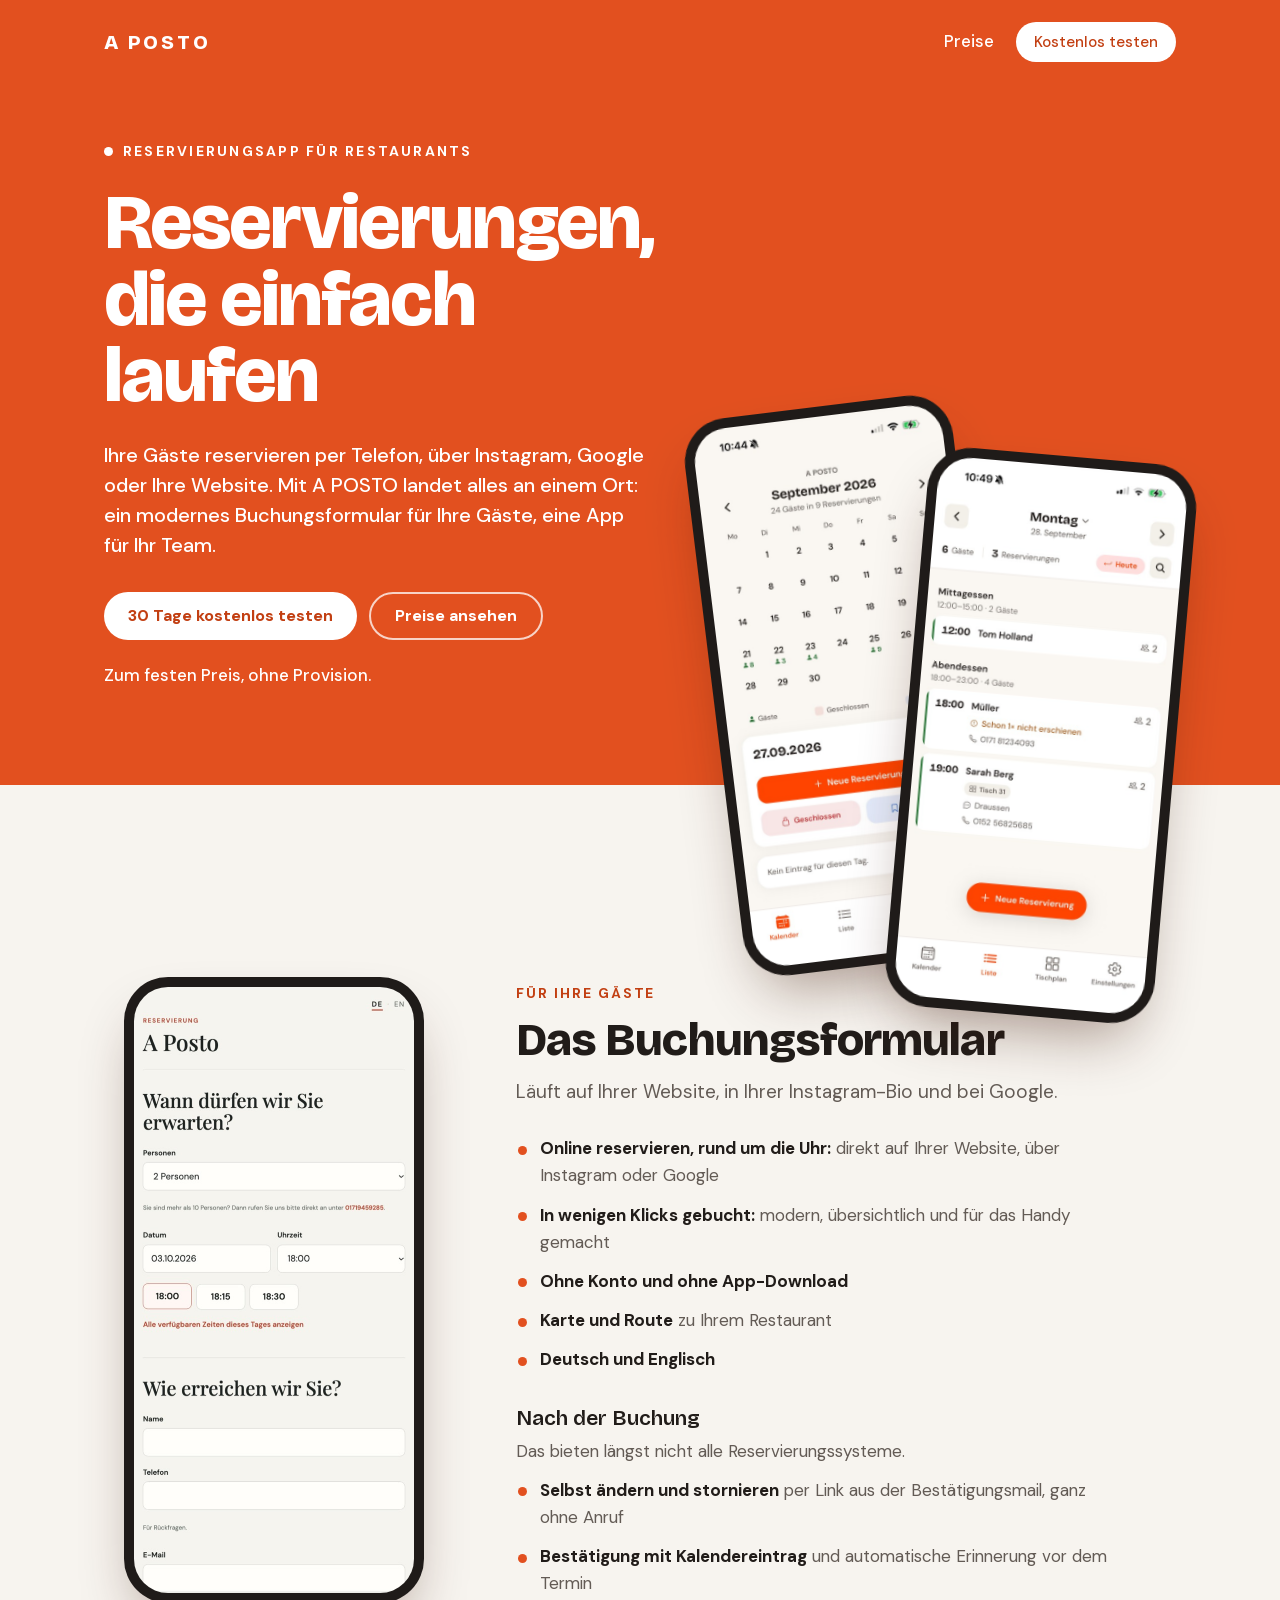
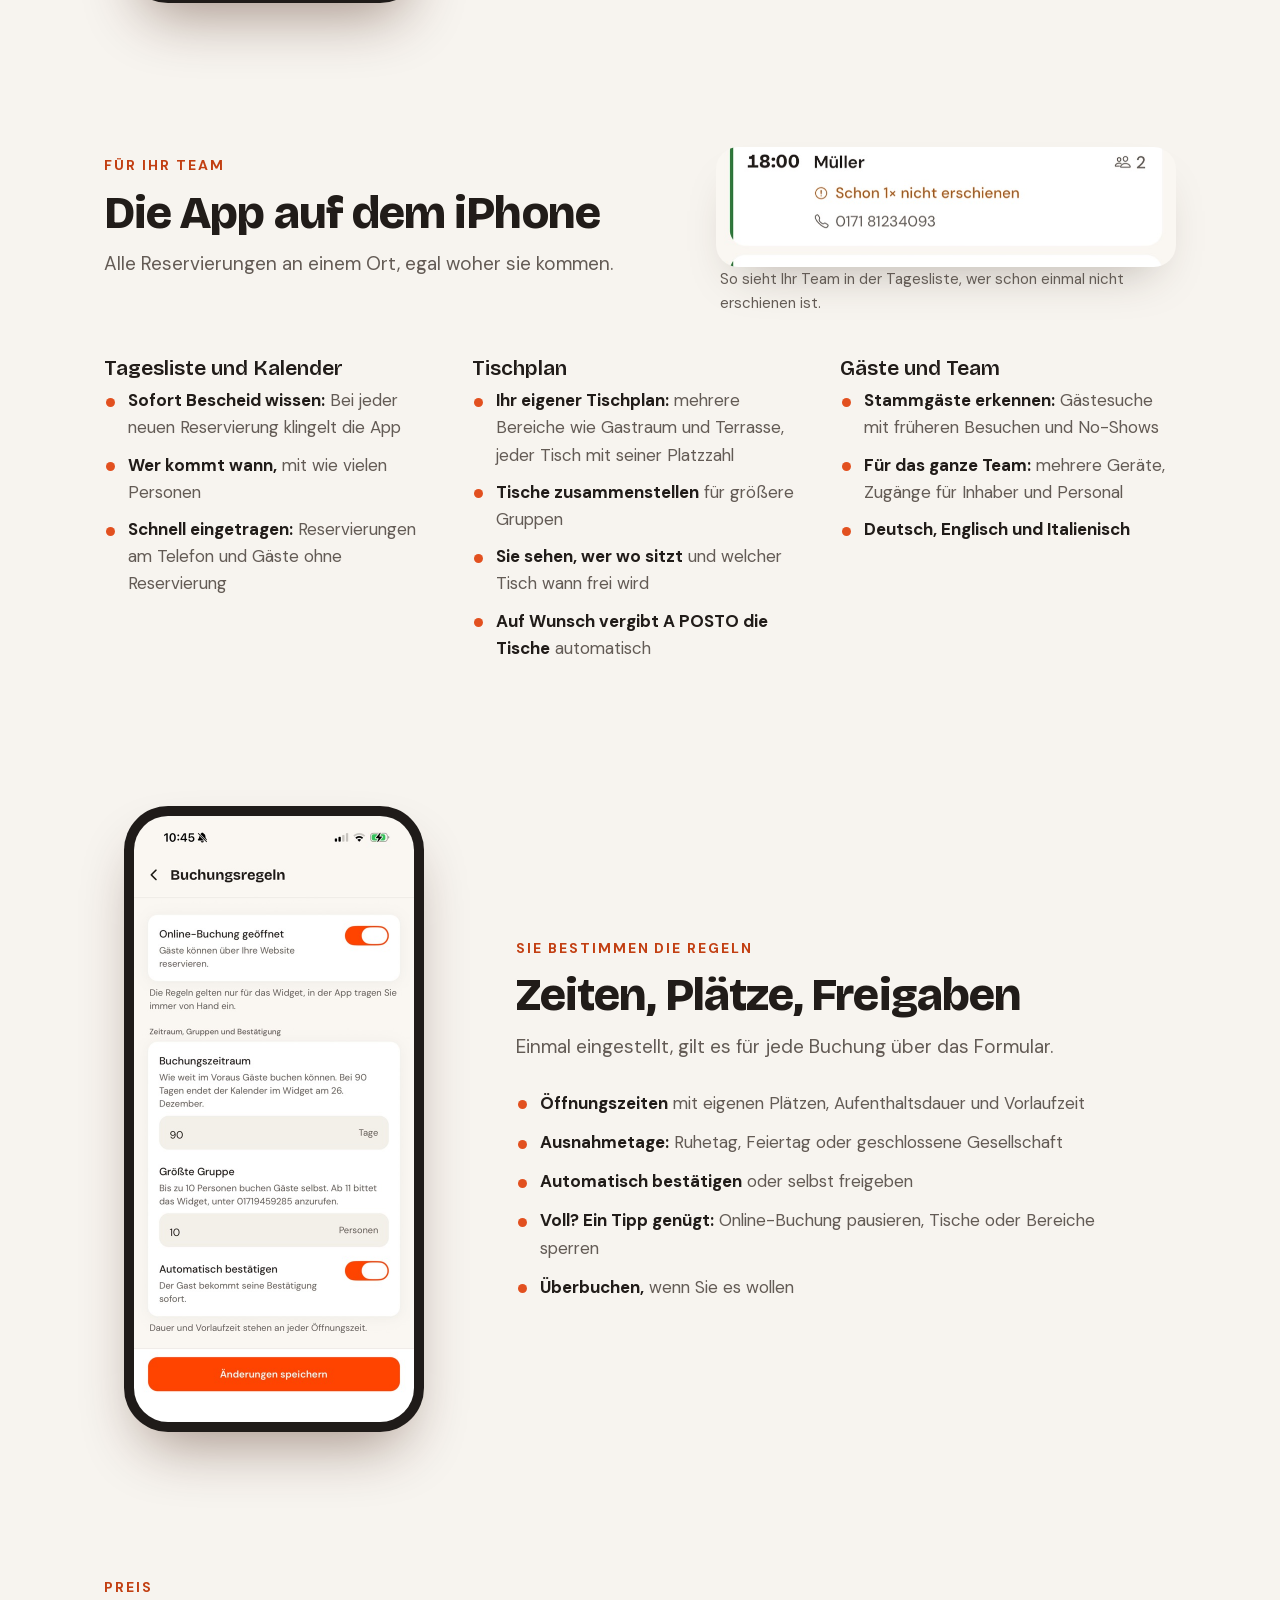
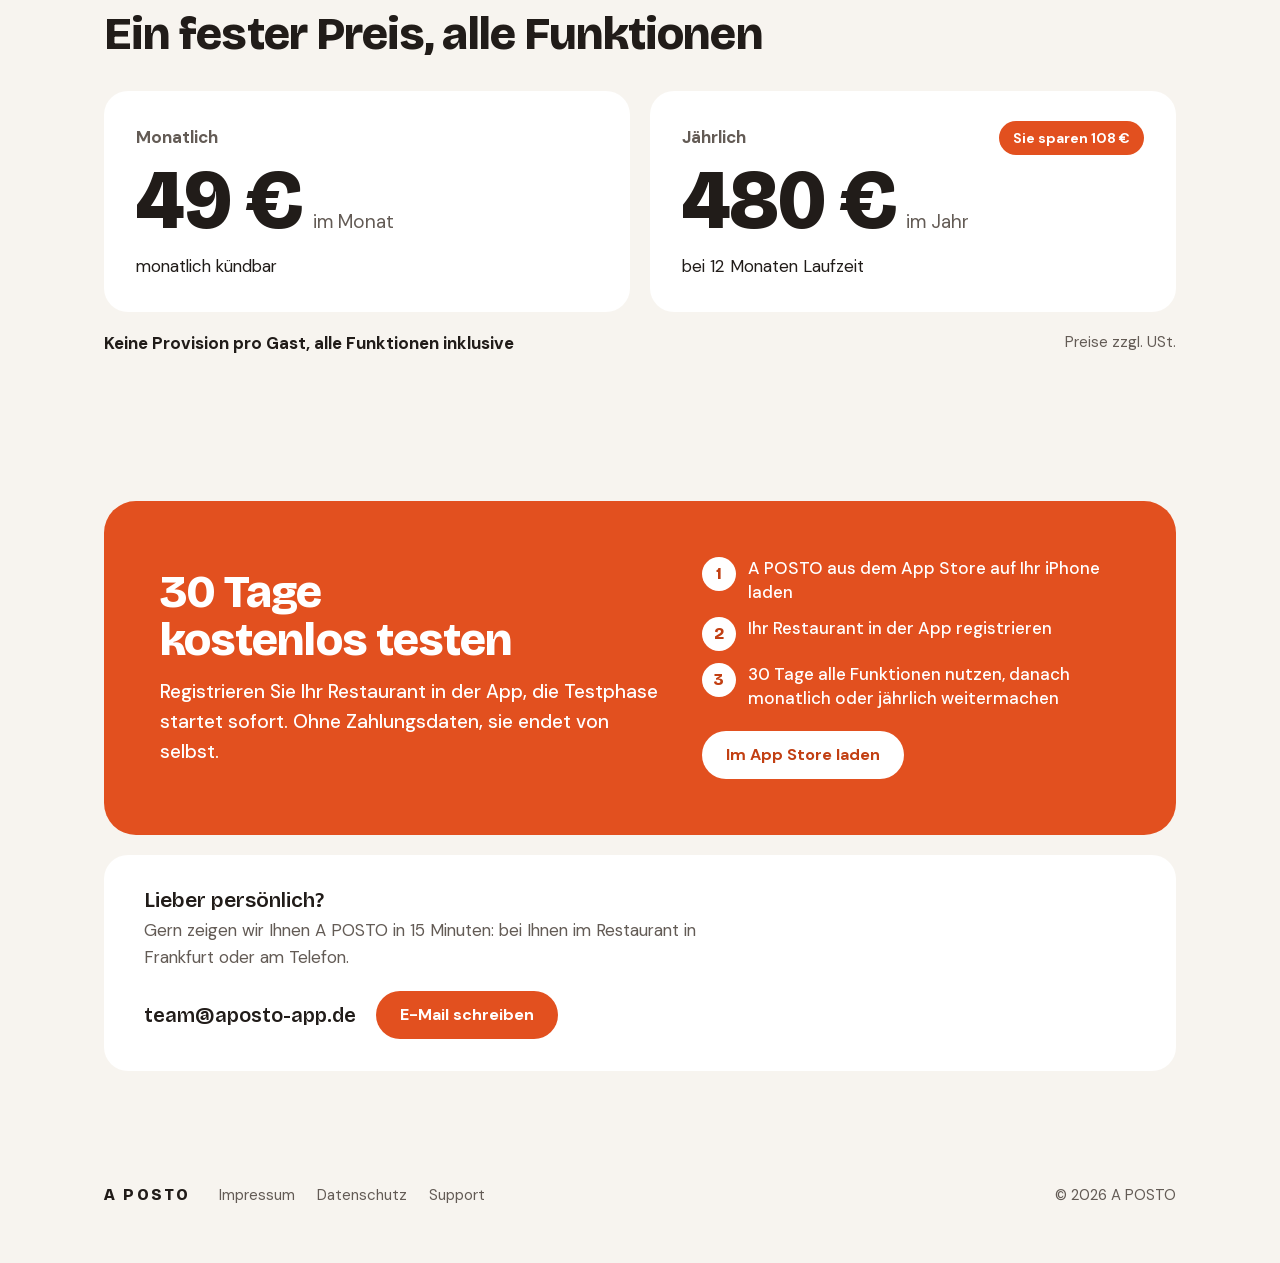
<file: index.html>
<!doctype html>
<html lang="de">
<head>
<meta charset="utf-8">
<meta name="viewport" content="width=device-width, initial-scale=1">
<title>A POSTO – Reservierungsapp für Restaurants</title>
<meta name="description" content="Ein modernes Buchungsformular für Ihre Gäste, eine App für Ihr Team. Zum festen Preis, ohne Provision. 30 Tage kostenlos testen.">
<link rel="icon" href="favicon.png">
<link rel="preload" href="schriften/dm-sans.woff2" as="font" type="font/woff2" crossorigin>
<link rel="preload" href="schriften/bricolage-grotesque.woff2" as="font" type="font/woff2" crossorigin>
<style>
  /* Schriften liegen im Repo, damit beim Aufruf keine Daten an Google gehen. */
  @font-face { font-family: 'DM Sans'; font-style: normal; font-weight: 400 700; font-display: swap; src: url(schriften/dm-sans.woff2) format('woff2'); }
  @font-face { font-family: 'Bricolage Grotesque'; font-style: normal; font-weight: 600 800; font-display: swap; src: url(schriften/bricolage-grotesque.woff2) format('woff2'); }
  /* Bewusst nur hell: Website und Flyer haben ein festes Erscheinungsbild. */
  :root {
    color-scheme: light;
    --orange: #e2501f;
    --orange-tief: #c23f12;
    --orange-zart: #fde3d8;
    --papier: #f7f4ef;
    --weiss: #ffffff;
    --tinte: #211c19;
    --grau: #635b55;
    --linie: #e7e0d7;
    --rahmen: #1f1b19;
    --sans: 'DM Sans', system-ui, -apple-system, 'Segoe UI', sans-serif;
    --display: 'Bricolage Grotesque', 'DM Sans', system-ui, sans-serif;
    --breite: 1120px;
  }
  * { box-sizing: border-box; }
  html { -webkit-text-size-adjust: 100%; }
  body { margin: 0; background: var(--papier); color: var(--tinte); font: 400 17px/1.6 var(--sans); }
  img { max-width: 100%; height: auto; display: block; }
  a { color: inherit; }
  :focus-visible { outline: 3px solid var(--tinte); outline-offset: 3px; border-radius: 6px; }
  .huelle { max-width: var(--breite); margin: 0 auto; padding-inline: 24px; }

  /* Kopf und Hero: die eine laute Fläche, wie Seite 1 des Flyers */
  .hero { background: var(--orange); color: var(--weiss); padding-block: 0 0; position: relative; }
  .kopf { display: flex; align-items: center; gap: 24px; padding-block: 22px; }
  .marke { font: 800 20px/1 var(--display); letter-spacing: 0.14em; text-decoration: none; }
  .kopf nav { margin-left: auto; display: flex; align-items: center; gap: 22px; }
  .kopf nav a { text-decoration: none; font-weight: 500; }
  .kopf nav a.leise:hover { text-decoration: underline; text-underline-offset: 4px; }
  .knopf { display: inline-flex; align-items: center; justify-content: center; min-height: 48px; padding: 0 24px; border-radius: 999px; font: 700 16px/1 var(--sans); text-decoration: none; white-space: nowrap; }
  .knopf-hell { background: var(--weiss); color: var(--orange-tief); }
  .knopf-hell:hover { background: #fff3ee; }
  .knopf-rand { border: 2px solid rgba(255,255,255,0.75); color: var(--weiss); }
  .knopf-rand:hover { border-color: var(--weiss); background: rgba(255,255,255,0.08); }
  .knopf-klein { min-height: 40px; padding: 0 18px; font-size: 15px; }

  .hero-raster { display: grid; grid-template-columns: 1.05fr 1fr; gap: 40px; align-items: center; padding-block: 56px 0; }
  .hero-text { padding-bottom: 96px; }
  .hero-zeile { display: flex; align-items: center; gap: 10px; font-weight: 700; font-size: 14px; letter-spacing: 0.16em; text-transform: uppercase; margin: 0 0 22px; }
  .hero-zeile::before { content: ""; width: 9px; height: 9px; border-radius: 50%; background: var(--weiss); }
  h1 { font: 800 clamp(44px, 6.6vw, 78px)/0.98 var(--display); letter-spacing: -0.025em; margin: 0 0 26px; text-wrap: balance; }
  .hero-lead { font-size: 20px; line-height: 1.5; font-weight: 500; max-width: 31em; margin: 0 0 32px; }
  .hero-knoepfe { display: flex; flex-wrap: wrap; gap: 12px; }
  .hero-fuss { margin: 22px 0 0; font-weight: 500; }

  /* Zwei Telefone, die über die Kante des Heros ragen */
  .telefone { position: relative; height: 560px; align-self: end; margin-bottom: -150px; }
  .telefon { position: absolute; width: 270px; background: var(--rahmen); border-radius: 44px; padding: 10px; box-shadow: 0 30px 60px -20px rgba(60, 20, 5, 0.45); }
  .telefon img { border-radius: 34px; aspect-ratio: 1242 / 2688; object-fit: cover; object-position: top; width: 100%; }
  .telefon-hinten { left: 4%; top: 30px; transform: rotate(-7deg); }
  .telefon-vorn { left: 44%; top: 80px; transform: rotate(5deg); }

  /* Abschnitte */
  main { padding-top: 120px; }
  .abschnitt { padding-block: 72px; }
  .raster { display: grid; grid-template-columns: 340px 1fr; gap: 72px; align-items: center; }
  .raster-gedreht { grid-template-columns: 1fr 460px; margin-bottom: 40px; }
  .raster-gedreht .bild { order: 2; }
  .bild .telefon { position: relative; width: 100%; max-width: 300px; margin: 0 auto; }
  .etikett { color: var(--orange-tief); font-weight: 700; font-size: 14px; letter-spacing: 0.14em; text-transform: uppercase; margin: 0 0 12px; }
  h2 { font: 800 clamp(32px, 4.2vw, 46px)/1.05 var(--display); letter-spacing: -0.02em; margin: 0 0 12px; text-wrap: balance; }
  .unterzeile { color: var(--grau); font-size: 19px; margin: 0 0 28px; }
  h3 { font: 600 21px/1.25 var(--display); margin: 32px 0 6px; }
  .hinweis { color: var(--grau); margin: 0 0 12px; }
  .liste { list-style: none; margin: 0; padding: 0; display: grid; gap: 12px; max-width: 36em; }
  .liste li { position: relative; padding-left: 24px; color: var(--grau); }
  .liste li::before { content: ""; position: absolute; left: 2px; top: 0.62em; width: 9px; height: 9px; border-radius: 50%; background: var(--orange); }
  .liste b { color: var(--tinte); font-weight: 700; }

  /* Team: Ausschnitt aus der Tagesliste statt eines dritten Telefons */
  .ausschnitt { display: grid; gap: 14px; }
  .ausschnitt figure { margin: 0; }
  .ausschnitt img { border-radius: 22px; box-shadow: 0 24px 48px -24px rgba(58, 42, 31, 0.35); background: var(--weiss); }
  .ausschnitt figcaption { color: var(--grau); font-size: 15px; padding-left: 4px; }
  .team-spalten { display: grid; grid-template-columns: repeat(3, 1fr); gap: 32px; margin-top: 8px; }
  .team-spalten h3 { margin-top: 0; }
  .team-spalten .liste { gap: 10px; }

  /* Preis */
  .preis-kopf { max-width: 40em; margin-bottom: 32px; }
  .preise { display: grid; grid-template-columns: 1fr 1fr; gap: 20px; }
  .preis { background: var(--weiss); border-radius: 24px; padding: 30px 32px 32px; display: grid; gap: 4px; align-content: start; }
  .preis-zeile { display: flex; align-items: center; justify-content: space-between; gap: 12px; min-height: 34px; }
  .preis-name { font-weight: 700; color: var(--grau); }
  .sparen { background: var(--orange); color: var(--weiss); font-weight: 700; font-size: 14px; padding: 6px 14px; border-radius: 999px; }
  .betrag { display: flex; align-items: baseline; gap: 12px; flex-wrap: wrap; }
  .betrag strong { font: 800 clamp(56px, 7vw, 84px)/1 var(--display); letter-spacing: -0.03em; font-variant-numeric: tabular-nums; }
  .betrag span { color: var(--grau); font-size: 19px; }
  .preis p { margin: 6px 0 0; }
  .preis-fuss { display: flex; justify-content: space-between; gap: 16px; flex-wrap: wrap; margin-top: 18px; }
  .preis-fuss b { font-weight: 700; }
  .preis-fuss span { color: var(--grau); font-size: 15px; }

  /* Abschluss */
  .abschluss { background: var(--orange); color: var(--weiss); border-radius: 32px; padding: 56px; display: grid; grid-template-columns: 1.2fr 1fr; gap: 40px; align-items: center; }
  .abschluss h2 { color: var(--weiss); }
  .abschluss p { font-size: 19px; font-weight: 500; margin: 0; max-width: 30em; }
  .kontakt { display: grid; gap: 20px; justify-items: start; }
  .schritte { list-style: none; counter-reset: schritt; margin: 0; padding: 0; display: grid; gap: 12px; }
  .schritte li { counter-increment: schritt; display: grid; grid-template-columns: 34px 1fr; gap: 12px; align-items: start; font-weight: 500; line-height: 1.4; }
  .schritte li::before { content: counter(schritt); width: 34px; height: 34px; border-radius: 50%; background: var(--weiss); color: var(--orange-tief); font: 800 16px/34px var(--display); text-align: center; }
  .persoenlich { margin-top: 20px; background: var(--weiss); border-radius: 24px; padding: 32px 40px; display: flex; flex-wrap: wrap; align-items: center; justify-content: space-between; gap: 20px 40px; }
  .persoenlich h3 { margin: 0 0 4px; }
  .persoenlich p { margin: 0; color: var(--grau); max-width: 34em; }
  .persoenlich-kontakt { display: flex; flex-wrap: wrap; align-items: center; gap: 16px 20px; }
  .adresse { font: 600 20px/1.3 var(--display); user-select: all; }
  .knopf-orange { background: var(--orange); color: var(--weiss); }
  .knopf-orange:hover { background: var(--orange-tief); }

  .fuss { padding-block: 40px 56px; color: var(--grau); font-size: 15px; display: flex; flex-wrap: wrap; gap: 12px 28px; align-items: center; }
  .fuss .marke { color: var(--tinte); font-size: 16px; }
  .fuss nav { display: flex; gap: 22px; flex-wrap: wrap; }
  .fuss nav a { text-decoration: none; }
  .fuss nav a:hover { color: var(--tinte); text-decoration: underline; }
  .fuss .jahr { margin-left: auto; }

  @media (max-width: 900px) {
    .hero-raster { grid-template-columns: 1fr; padding-top: 32px; }
    .hero-text { padding-bottom: 0; }
    .telefone { height: 470px; margin-bottom: -120px; max-width: 460px; width: 100%; margin-inline: auto; }
    .telefon { width: 210px; }
    .raster, .raster-gedreht { grid-template-columns: 1fr; gap: 40px; }
    .raster-gedreht .bild { order: 0; }
    .bild .telefon { max-width: 260px; }
    .team-spalten { grid-template-columns: 1fr; gap: 8px; }
    .team-spalten h3 { margin-top: 20px; }
    .preise { grid-template-columns: 1fr; }
    .abschluss { grid-template-columns: 1fr; padding: 36px 28px; }
    .persoenlich { padding: 28px; }
  }
  @media (max-width: 520px) {
    .huelle { padding-inline: 18px; }
    .kopf nav a.leise { display: none; }
    .telefone { height: 400px; }
    .telefon { width: 172px; border-radius: 34px; padding: 8px; }
    .telefon img { border-radius: 27px; }
    .telefon-hinten { left: 0; }
    .telefon-vorn { left: auto; right: 0; }
    main { padding-top: 100px; }
    .abschnitt { padding-block: 48px; }
    .preis { padding: 24px; }
    .fuss .jahr { margin-left: 0; }
  }
  @media (prefers-reduced-motion: no-preference) {
    .telefon-hinten, .telefon-vorn { animation: herein 700ms cubic-bezier(.2,.7,.2,1) both; }
    .telefon-vorn { animation-delay: 120ms; }
    @keyframes herein { from { translate: 0 40px; } to { translate: 0 0; } }
  }
</style>
</head>
<body>

<header class="hero">
  <div class="huelle">
    <div class="kopf">
      <a class="marke" href="./">A POSTO</a>
      <nav aria-label="Hauptnavigation">
        <a class="leise" href="#preis">Preise</a>
        <a class="knopf knopf-hell knopf-klein" href="#testen">Kostenlos testen</a>
      </nav>
    </div>
    <div class="hero-raster">
      <div class="hero-text">
        <p class="hero-zeile">Reservierungsapp für Restaurants</p>
        <h1>Reservierungen, die einfach laufen</h1>
        <p class="hero-lead">Ihre Gäste reservieren per Telefon, über Instagram, Google oder Ihre Website. Mit A POSTO landet alles an einem Ort: ein modernes Buchungsformular für Ihre Gäste, eine App für Ihr Team.</p>
        <div class="hero-knoepfe">
          <a class="knopf knopf-hell" href="#testen">30 Tage kostenlos testen</a>
          <a class="knopf knopf-rand" href="#preis">Preise ansehen</a>
        </div>
        <p class="hero-fuss">Zum festen Preis, ohne Provision.</p>
      </div>
      <div class="telefone" aria-hidden="true">
        <div class="telefon telefon-hinten"><img src="bilder/kalender.jpg" width="560" height="1212" alt=""></div>
        <div class="telefon telefon-vorn"><img src="bilder/tagesliste.jpg" width="560" height="1212" alt=""></div>
      </div>
    </div>
  </div>
</header>

<main>
  <section class="abschnitt" id="gaeste">
    <div class="huelle raster">
      <div class="bild">
        <div class="telefon"><img src="bilder/buchungsformular.jpg" width="560" height="1209" loading="lazy" alt="Das Buchungsformular auf dem Handy: Personen, Datum und Uhrzeit wählen"></div>
      </div>
      <div>
        <p class="etikett">Für Ihre Gäste</p>
        <h2>Das Buchungsformular</h2>
        <p class="unterzeile">Läuft auf Ihrer Website, in Ihrer Instagram-Bio und bei Google.</p>
        <ul class="liste">
          <li><b>Online reservieren, rund um die Uhr:</b> direkt auf Ihrer Website, über Instagram oder Google</li>
          <li><b>In wenigen Klicks gebucht:</b> modern, übersichtlich und für das Handy gemacht</li>
          <li><b>Ohne Konto und ohne App-Download</b></li>
          <li><b>Karte und Route</b> zu Ihrem Restaurant</li>
          <li><b>Deutsch und Englisch</b></li>
        </ul>
        <h3>Nach der Buchung</h3>
        <p class="hinweis">Das bieten längst nicht alle Reservierungssysteme.</p>
        <ul class="liste">
          <li><b>Selbst ändern und stornieren</b> per Link aus der Bestätigungsmail, ganz ohne Anruf</li>
          <li><b>Bestätigung mit Kalendereintrag</b> und automatische Erinnerung vor dem Termin</li>
        </ul>
      </div>
    </div>
  </section>

  <section class="abschnitt" id="team">
    <div class="huelle">
      <div class="raster raster-gedreht">
        <div class="bild ausschnitt">
          <figure>
            <img src="bilder/no-show.jpg" width="900" height="235" loading="lazy" alt="Eintrag in der Tagesliste: 18:00 Uhr, Müller, 2 Personen, Hinweis: schon einmal nicht erschienen">
            <figcaption>So sieht Ihr Team in der Tagesliste, wer schon einmal nicht erschienen ist.</figcaption>
          </figure>
        </div>
        <div>
          <p class="etikett">Für Ihr Team</p>
          <h2>Die App auf dem iPhone</h2>
          <p class="unterzeile">Alle Reservierungen an einem Ort, egal woher sie kommen.</p>
        </div>
      </div>
      <div class="team-spalten">
        <div>
          <h3>Tagesliste und Kalender</h3>
          <ul class="liste">
            <li><b>Sofort Bescheid wissen:</b> Bei jeder neuen Reservierung klingelt die App</li>
            <li><b>Wer kommt wann,</b> mit wie vielen Personen</li>
            <li><b>Schnell eingetragen:</b> Reservierungen am Telefon und Gäste ohne Reservierung</li>
          </ul>
        </div>
        <div>
          <h3>Tischplan</h3>
          <ul class="liste">
            <li><b>Ihr eigener Tischplan:</b> mehrere Bereiche wie Gastraum und Terrasse, jeder Tisch mit seiner Platzzahl</li>
            <li><b>Tische zusammenstellen</b> für größere Gruppen</li>
            <li><b>Sie sehen, wer wo sitzt</b> und welcher Tisch wann frei wird</li>
            <li><b>Auf Wunsch vergibt A POSTO die Tische</b> automatisch</li>
          </ul>
        </div>
        <div>
          <h3>Gäste und Team</h3>
          <ul class="liste">
            <li><b>Stammgäste erkennen:</b> Gästesuche mit früheren Besuchen und No-Shows</li>
            <li><b>Für das ganze Team:</b> mehrere Geräte, Zugänge für Inhaber und Personal</li>
            <li><b>Deutsch, Englisch und Italienisch</b></li>
          </ul>
        </div>
      </div>
    </div>
  </section>

  <section class="abschnitt" id="regeln">
    <div class="huelle raster">
      <div class="bild">
        <div class="telefon"><img src="bilder/buchungsregeln.jpg" width="560" height="1212" loading="lazy" alt="Buchungsregeln in der App: Online-Buchung geöffnet, Buchungszeitraum, größte Gruppe, automatisch bestätigen"></div>
      </div>
      <div>
        <p class="etikett">Sie bestimmen die Regeln</p>
        <h2>Zeiten, Plätze, Freigaben</h2>
        <p class="unterzeile">Einmal eingestellt, gilt es für jede Buchung über das Formular.</p>
        <ul class="liste">
          <li><b>Öffnungszeiten</b> mit eigenen Plätzen, Aufenthaltsdauer und Vorlaufzeit</li>
          <li><b>Ausnahmetage:</b> Ruhetag, Feiertag oder geschlossene Gesellschaft</li>
          <li><b>Automatisch bestätigen</b> oder selbst freigeben</li>
          <li><b>Voll? Ein Tipp genügt:</b> Online-Buchung pausieren, Tische oder Bereiche sperren</li>
          <li><b>Überbuchen,</b> wenn Sie es wollen</li>
        </ul>
      </div>
    </div>
  </section>

  <section class="abschnitt" id="preis">
    <div class="huelle">
      <div class="preis-kopf">
        <p class="etikett">Preis</p>
        <h2>Ein fester Preis, alle Funktionen</h2>
      </div>
      <div class="preise">
        <div class="preis">
          <div class="preis-zeile"><span class="preis-name">Monatlich</span></div>
          <div class="betrag"><strong>49 €</strong><span>im Monat</span></div>
          <p>monatlich kündbar</p>
        </div>
        <div class="preis">
          <div class="preis-zeile"><span class="preis-name">Jährlich</span><span class="sparen">Sie sparen 108 €</span></div>
          <div class="betrag"><strong>480 €</strong><span>im Jahr</span></div>
          <p>bei 12 Monaten Laufzeit</p>
        </div>
      </div>
      <div class="preis-fuss">
        <b>Keine Provision pro Gast, alle Funktionen inklusive</b>
        <span>Preise zzgl. USt.</span>
      </div>
    </div>
  </section>

  <section class="abschnitt" id="testen">
    <div class="huelle">
      <div class="abschluss">
        <div>
          <h2>30 Tage kostenlos testen</h2>
          <p>Registrieren Sie Ihr Restaurant in der App, die Testphase startet sofort. Ohne Zahlungsdaten, sie endet von selbst.</p>
        </div>
        <div class="kontakt">
          <ol class="schritte">
            <li>A POSTO aus dem App Store auf Ihr iPhone laden</li>
            <li>Ihr Restaurant in der App registrieren</li>
            <li>30 Tage alle Funktionen nutzen, danach monatlich oder jährlich weitermachen</li>
          </ol>
          <a class="knopf knopf-hell" href="https://apps.apple.com/de/app/id6813991206">Im App Store laden</a>
        </div>
      </div>
      <div class="persoenlich">
        <div>
          <h3>Lieber persönlich?</h3>
          <p>Gern zeigen wir Ihnen A POSTO in 15 Minuten: bei Ihnen im Restaurant in Frankfurt oder am Telefon.</p>
        </div>
        <div class="persoenlich-kontakt">
          <span class="adresse">team@aposto-app.de</span>
          <a class="knopf knopf-orange" href="mailto:team@aposto-app.de?subject=A%20POSTO%20vorstellen">E-Mail schreiben</a>
        </div>
      </div>
    </div>
  </section>
</main>

<footer class="huelle fuss">
  <span class="marke">A POSTO</span>
  <nav aria-label="Rechtliches">
    <a href="impressum.html">Impressum</a>
    <a href="datenschutz.html">Datenschutz</a>
    <a href="support.html">Support</a>
  </nav>
  <span class="jahr">© 2026 A POSTO</span>
</footer>
</body>
</html>
</file>
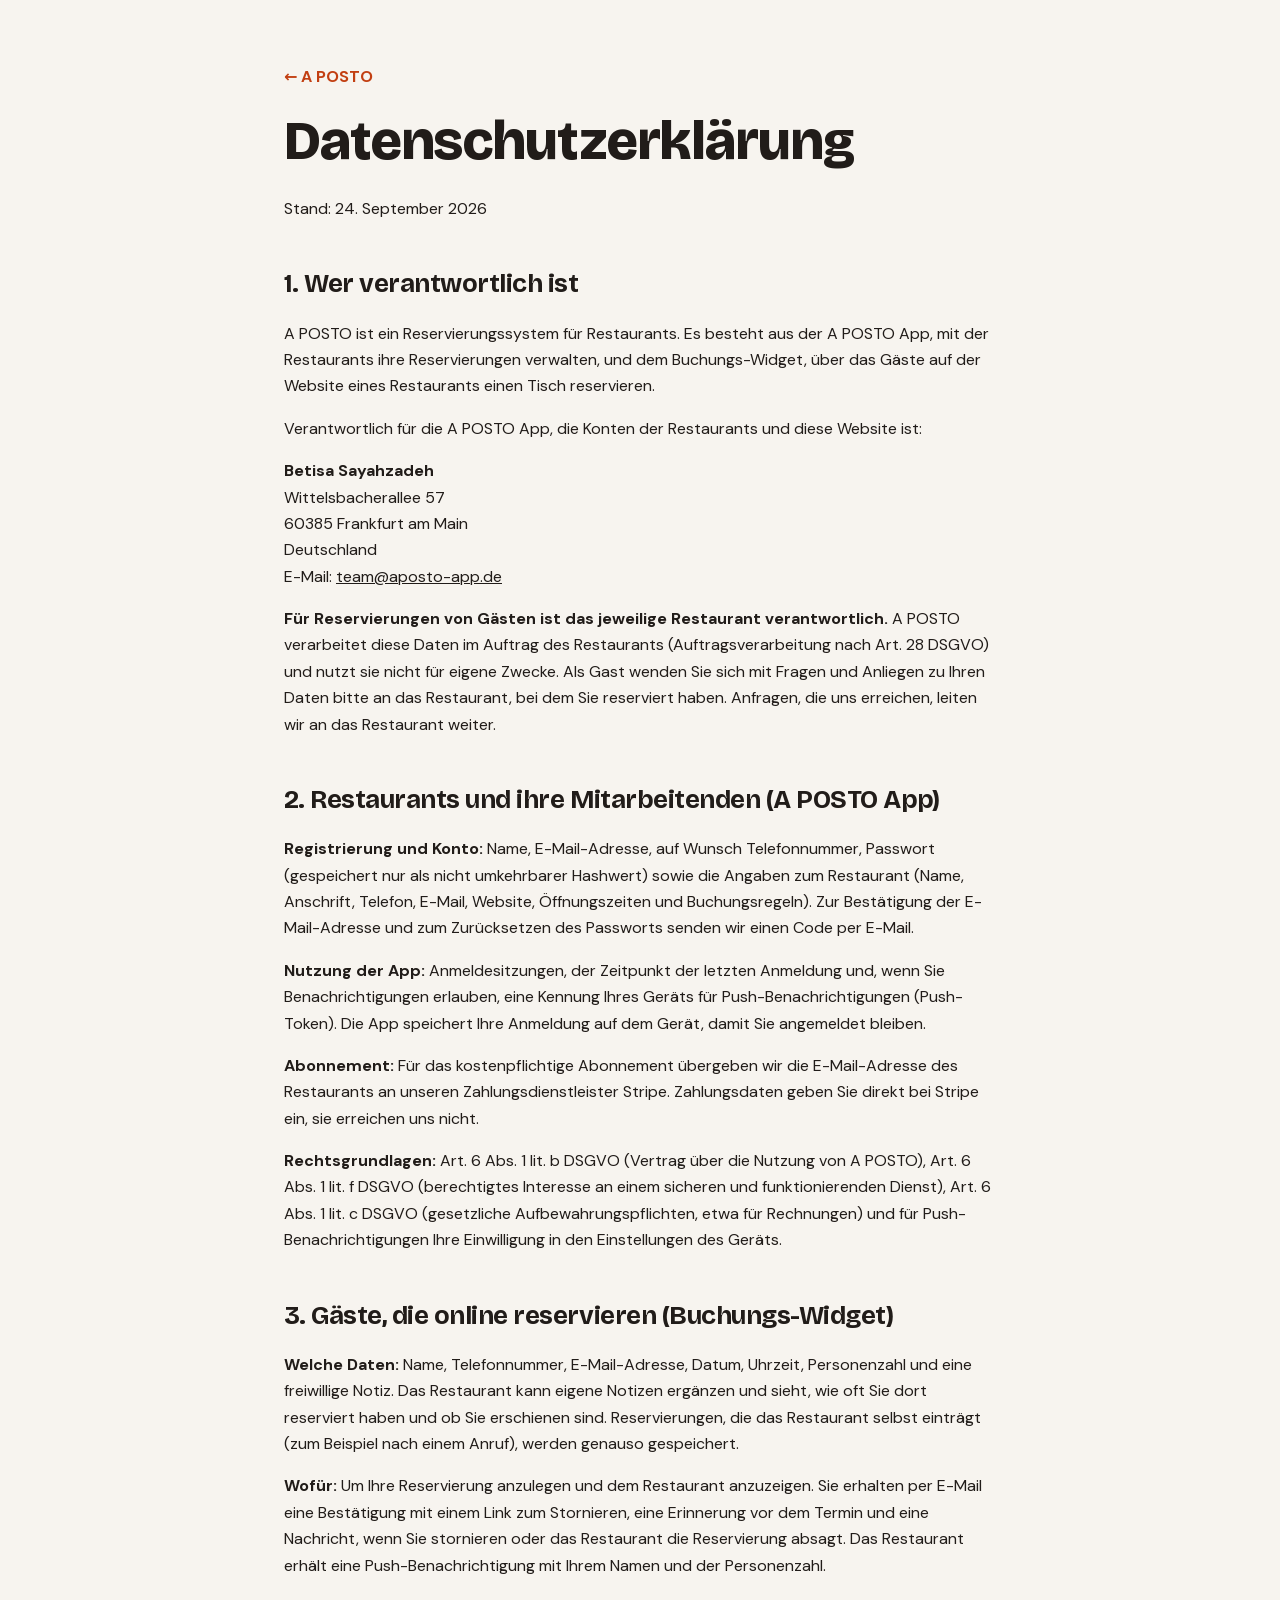
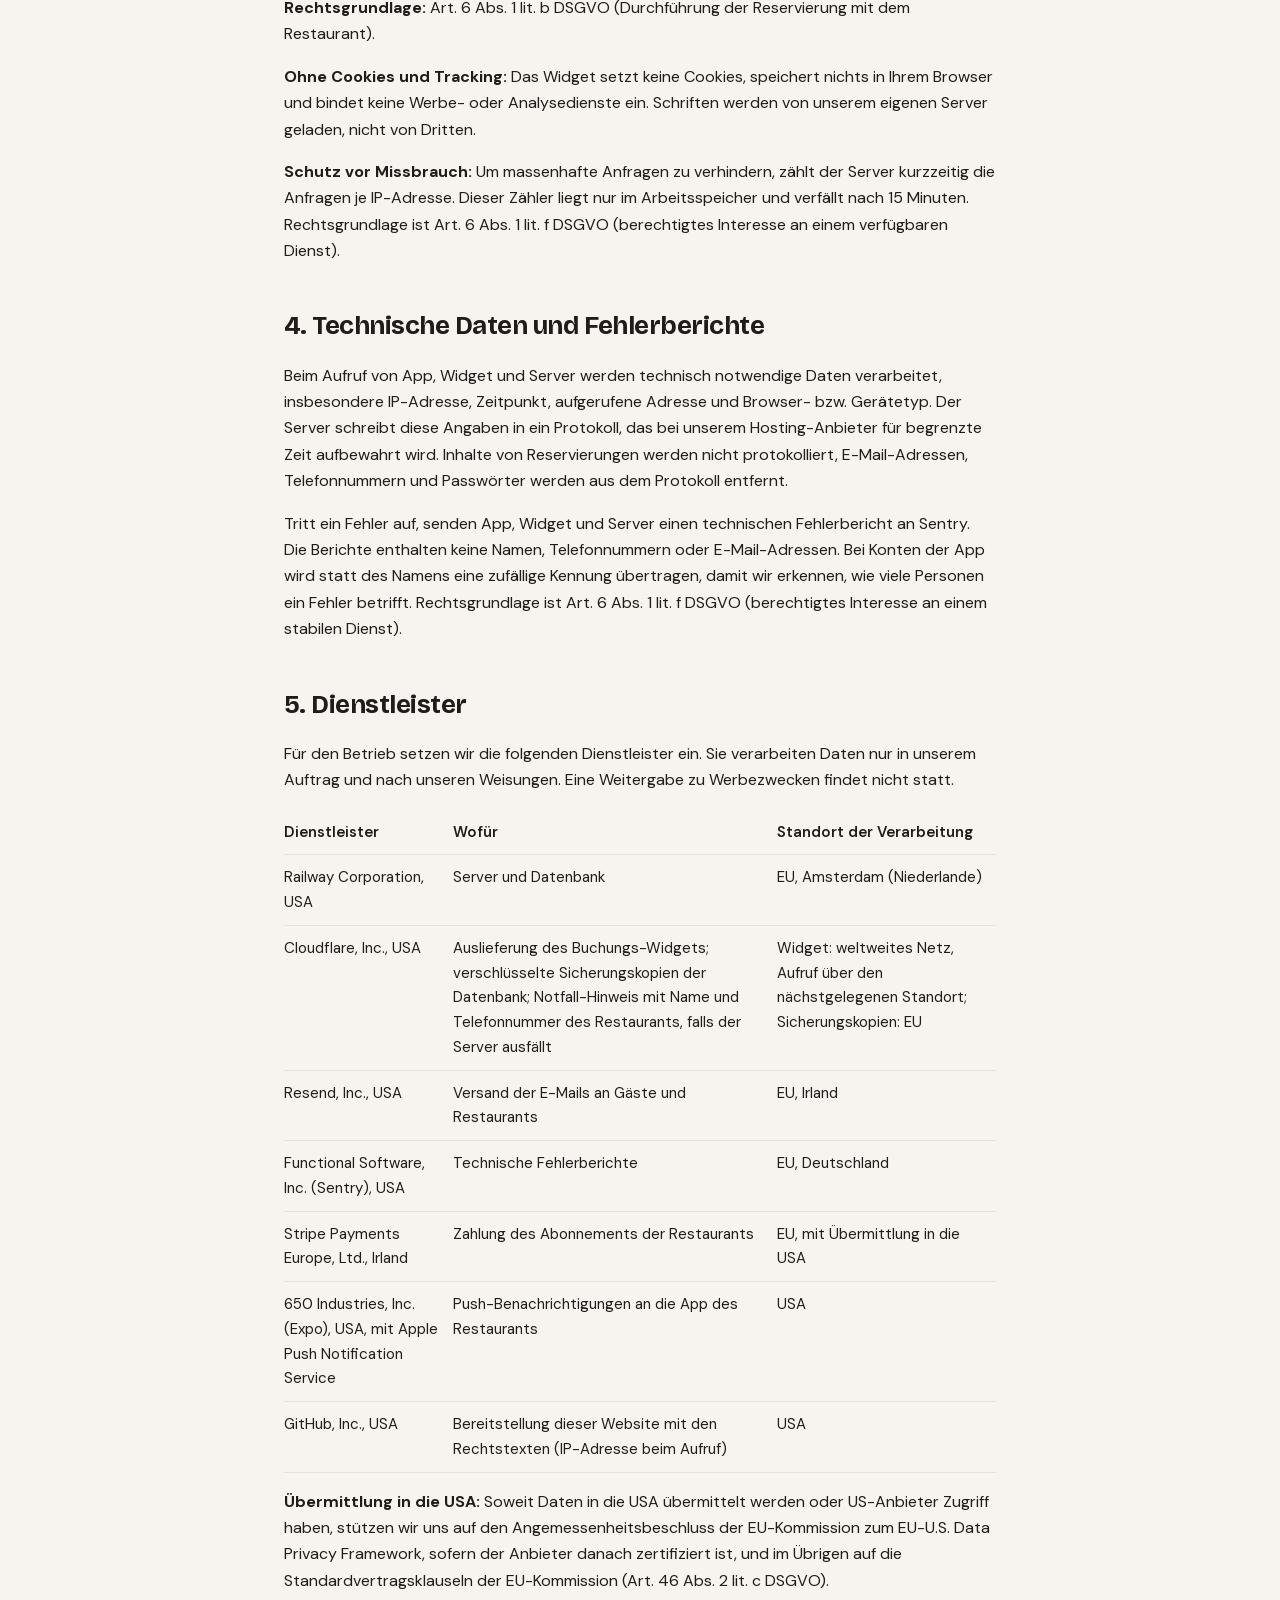
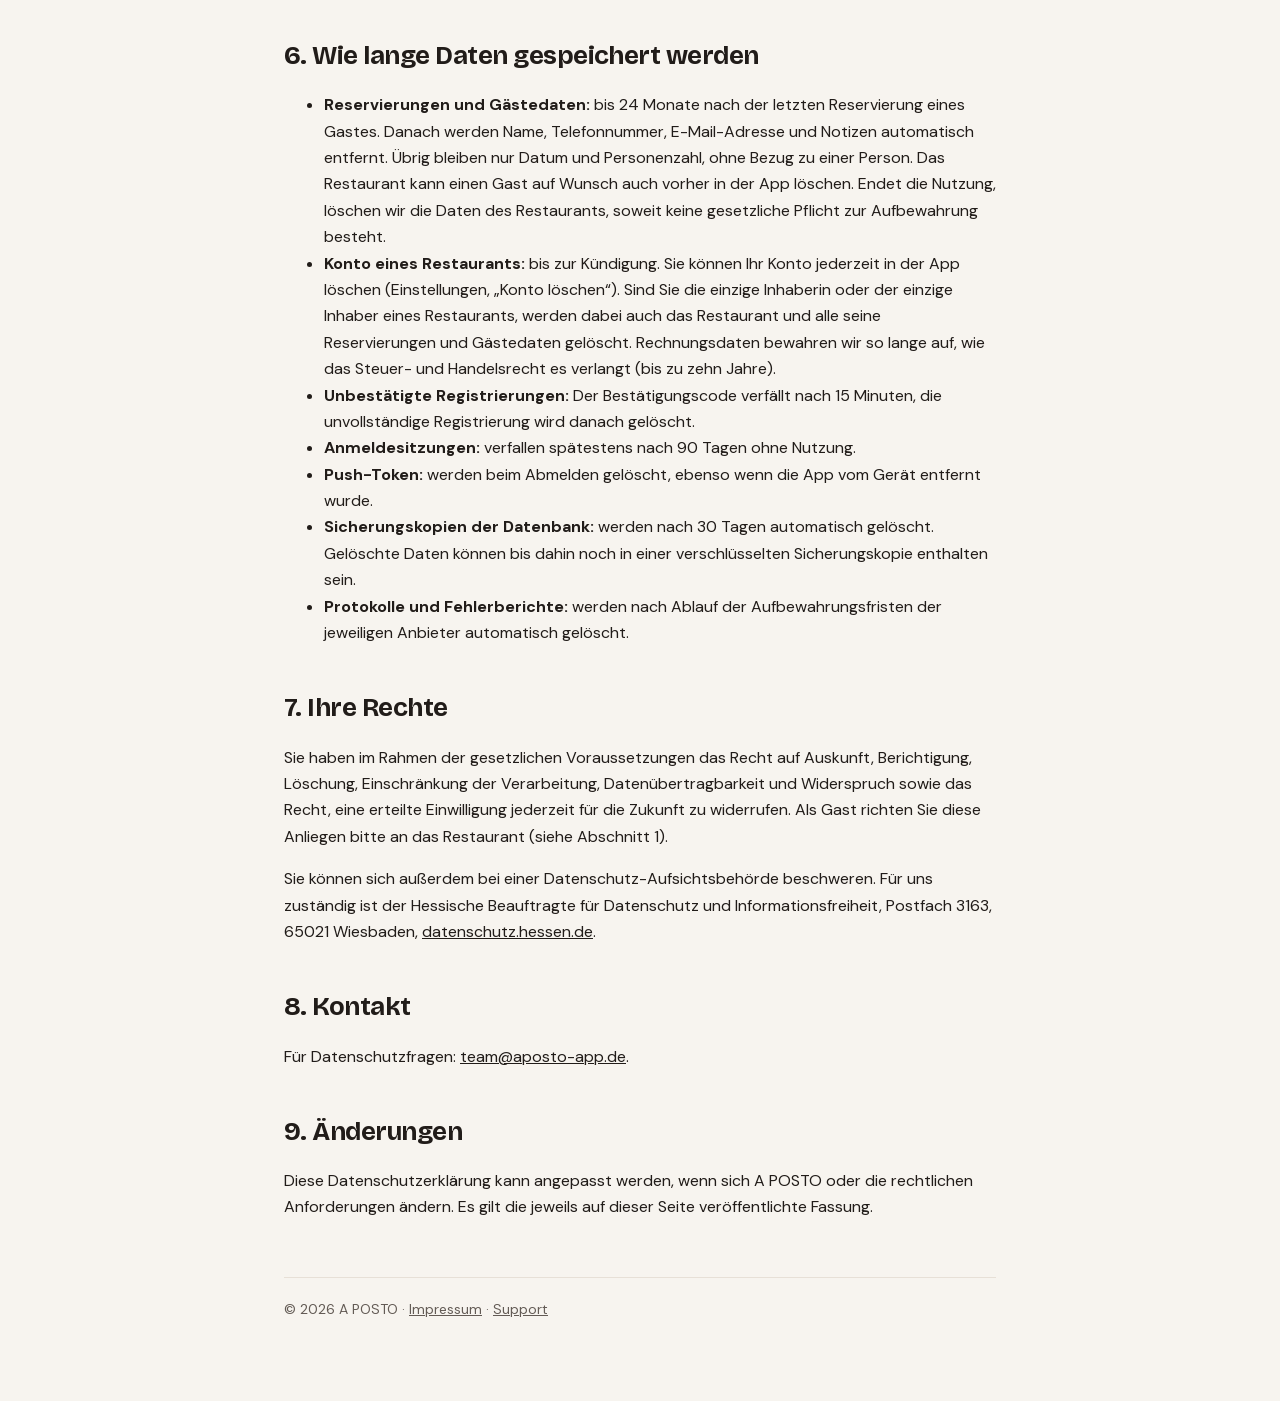
<file: datenschutz.html>
<!doctype html>
<html lang="de"><head><meta charset="utf-8"><meta name="viewport" content="width=device-width, initial-scale=1"><title>Datenschutzerklärung – A POSTO</title><link rel="stylesheet" href="style.css"></head><body><main>
<p><a href="index.html">← A POSTO</a></p><h1>Datenschutzerklärung</h1>
<p>Stand: 24. September 2026</p>

<h2>1. Wer verantwortlich ist</h2>
<p>A POSTO ist ein Reservierungssystem für Restaurants. Es besteht aus der A POSTO App, mit der Restaurants ihre Reservierungen verwalten, und dem Buchungs-Widget, über das Gäste auf der Website eines Restaurants einen Tisch reservieren.</p>
<p>Verantwortlich für die A POSTO App, die Konten der Restaurants und diese Website ist:</p>
<p><strong>Betisa Sayahzadeh</strong><br>Wittelsbacherallee 57<br>60385 Frankfurt am Main<br>Deutschland<br>E-Mail: <a href="mailto:team@aposto-app.de">team@aposto-app.de</a></p>
<p><strong>Für Reservierungen von Gästen ist das jeweilige Restaurant verantwortlich.</strong> A POSTO verarbeitet diese Daten im Auftrag des Restaurants (Auftragsverarbeitung nach Art. 28 DSGVO) und nutzt sie nicht für eigene Zwecke. Als Gast wenden Sie sich mit Fragen und Anliegen zu Ihren Daten bitte an das Restaurant, bei dem Sie reserviert haben. Anfragen, die uns erreichen, leiten wir an das Restaurant weiter.</p>

<h2>2. Restaurants und ihre Mitarbeitenden (A POSTO App)</h2>
<p><strong>Registrierung und Konto:</strong> Name, E-Mail-Adresse, auf Wunsch Telefonnummer, Passwort (gespeichert nur als nicht umkehrbarer Hashwert) sowie die Angaben zum Restaurant (Name, Anschrift, Telefon, E-Mail, Website, Öffnungszeiten und Buchungsregeln). Zur Bestätigung der E-Mail-Adresse und zum Zurücksetzen des Passworts senden wir einen Code per E-Mail.</p>
<p><strong>Nutzung der App:</strong> Anmeldesitzungen, der Zeitpunkt der letzten Anmeldung und, wenn Sie Benachrichtigungen erlauben, eine Kennung Ihres Geräts für Push-Benachrichtigungen (Push-Token). Die App speichert Ihre Anmeldung auf dem Gerät, damit Sie angemeldet bleiben.</p>
<p><strong>Abonnement:</strong> Für das kostenpflichtige Abonnement übergeben wir die E-Mail-Adresse des Restaurants an unseren Zahlungsdienstleister Stripe. Zahlungsdaten geben Sie direkt bei Stripe ein, sie erreichen uns nicht.</p>
<p><strong>Rechtsgrundlagen:</strong> Art. 6 Abs. 1 lit. b DSGVO (Vertrag über die Nutzung von A POSTO), Art. 6 Abs. 1 lit. f DSGVO (berechtigtes Interesse an einem sicheren und funktionierenden Dienst), Art. 6 Abs. 1 lit. c DSGVO (gesetzliche Aufbewahrungspflichten, etwa für Rechnungen) und für Push-Benachrichtigungen Ihre Einwilligung in den Einstellungen des Geräts.</p>

<h2>3. Gäste, die online reservieren (Buchungs-Widget)</h2>
<p><strong>Welche Daten:</strong> Name, Telefonnummer, E-Mail-Adresse, Datum, Uhrzeit, Personenzahl und eine freiwillige Notiz. Das Restaurant kann eigene Notizen ergänzen und sieht, wie oft Sie dort reserviert haben und ob Sie erschienen sind. Reservierungen, die das Restaurant selbst einträgt (zum Beispiel nach einem Anruf), werden genauso gespeichert.</p>
<p><strong>Wofür:</strong> Um Ihre Reservierung anzulegen und dem Restaurant anzuzeigen. Sie erhalten per E-Mail eine Bestätigung mit einem Link zum Stornieren, eine Erinnerung vor dem Termin und eine Nachricht, wenn Sie stornieren oder das Restaurant die Reservierung absagt. Das Restaurant erhält eine Push-Benachrichtigung mit Ihrem Namen und der Personenzahl.</p>
<p><strong>Rechtsgrundlage:</strong> Art. 6 Abs. 1 lit. b DSGVO (Durchführung der Reservierung mit dem Restaurant).</p>
<p><strong>Ohne Cookies und Tracking:</strong> Das Widget setzt keine Cookies, speichert nichts in Ihrem Browser und bindet keine Werbe- oder Analysedienste ein. Schriften werden von unserem eigenen Server geladen, nicht von Dritten.</p>
<p><strong>Schutz vor Missbrauch:</strong> Um massenhafte Anfragen zu verhindern, zählt der Server kurzzeitig die Anfragen je IP-Adresse. Dieser Zähler liegt nur im Arbeitsspeicher und verfällt nach 15 Minuten. Rechtsgrundlage ist Art. 6 Abs. 1 lit. f DSGVO (berechtigtes Interesse an einem verfügbaren Dienst).</p>

<h2>4. Technische Daten und Fehlerberichte</h2>
<p>Beim Aufruf von App, Widget und Server werden technisch notwendige Daten verarbeitet, insbesondere IP-Adresse, Zeitpunkt, aufgerufene Adresse und Browser- bzw. Gerätetyp. Der Server schreibt diese Angaben in ein Protokoll, das bei unserem Hosting-Anbieter für begrenzte Zeit aufbewahrt wird. Inhalte von Reservierungen werden nicht protokolliert, E-Mail-Adressen, Telefonnummern und Passwörter werden aus dem Protokoll entfernt.</p>
<p>Tritt ein Fehler auf, senden App, Widget und Server einen technischen Fehlerbericht an Sentry. Die Berichte enthalten keine Namen, Telefonnummern oder E-Mail-Adressen. Bei Konten der App wird statt des Namens eine zufällige Kennung übertragen, damit wir erkennen, wie viele Personen ein Fehler betrifft. Rechtsgrundlage ist Art. 6 Abs. 1 lit. f DSGVO (berechtigtes Interesse an einem stabilen Dienst).</p>

<h2>5. Dienstleister</h2>
<p>Für den Betrieb setzen wir die folgenden Dienstleister ein. Sie verarbeiten Daten nur in unserem Auftrag und nach unseren Weisungen. Eine Weitergabe zu Werbezwecken findet nicht statt.</p>
<table>
<thead><tr><th>Dienstleister</th><th>Wofür</th><th>Standort der Verarbeitung</th></tr></thead>
<tbody>
<tr><td>Railway Corporation, USA</td><td>Server und Datenbank</td><td>EU, Amsterdam (Niederlande)</td></tr>
<tr><td>Cloudflare, Inc., USA</td><td>Auslieferung des Buchungs-Widgets; verschlüsselte Sicherungskopien der Datenbank; Notfall-Hinweis mit Name und Telefonnummer des Restaurants, falls der Server ausfällt</td><td>Widget: weltweites Netz, Aufruf über den nächstgelegenen Standort; Sicherungskopien: EU</td></tr>
<tr><td>Resend, Inc., USA</td><td>Versand der E-Mails an Gäste und Restaurants</td><td>EU, Irland</td></tr>
<tr><td>Functional Software, Inc. (Sentry), USA</td><td>Technische Fehlerberichte</td><td>EU, Deutschland</td></tr>
<tr><td>Stripe Payments Europe, Ltd., Irland</td><td>Zahlung des Abonnements der Restaurants</td><td>EU, mit Übermittlung in die USA</td></tr>
<tr><td>650 Industries, Inc. (Expo), USA, mit Apple Push Notification Service</td><td>Push-Benachrichtigungen an die App des Restaurants</td><td>USA</td></tr>
<tr><td>GitHub, Inc., USA</td><td>Bereitstellung dieser Website mit den Rechtstexten (IP-Adresse beim Aufruf)</td><td>USA</td></tr>
</tbody>
</table>
<p><strong>Übermittlung in die USA:</strong> Soweit Daten in die USA übermittelt werden oder US-Anbieter Zugriff haben, stützen wir uns auf den Angemessenheitsbeschluss der EU-Kommission zum EU-U.S. Data Privacy Framework, sofern der Anbieter danach zertifiziert ist, und im Übrigen auf die Standardvertragsklauseln der EU-Kommission (Art. 46 Abs. 2 lit. c DSGVO).</p>

<h2>6. Wie lange Daten gespeichert werden</h2>
<ul>
<li><strong>Reservierungen und Gästedaten:</strong> bis 24 Monate nach der letzten Reservierung eines Gastes. Danach werden Name, Telefonnummer, E-Mail-Adresse und Notizen automatisch entfernt. Übrig bleiben nur Datum und Personenzahl, ohne Bezug zu einer Person. Das Restaurant kann einen Gast auf Wunsch auch vorher in der App löschen. Endet die Nutzung, löschen wir die Daten des Restaurants, soweit keine gesetzliche Pflicht zur Aufbewahrung besteht.</li>
<li><strong>Konto eines Restaurants:</strong> bis zur Kündigung. Sie können Ihr Konto jederzeit in der App löschen (Einstellungen, „Konto löschen“). Sind Sie die einzige Inhaberin oder der einzige Inhaber eines Restaurants, werden dabei auch das Restaurant und alle seine Reservierungen und Gästedaten gelöscht. Rechnungsdaten bewahren wir so lange auf, wie das Steuer- und Handelsrecht es verlangt (bis zu zehn Jahre).</li>
<li><strong>Unbestätigte Registrierungen:</strong> Der Bestätigungscode verfällt nach 15 Minuten, die unvollständige Registrierung wird danach gelöscht.</li>
<li><strong>Anmeldesitzungen:</strong> verfallen spätestens nach 90 Tagen ohne Nutzung.</li>
<li><strong>Push-Token:</strong> werden beim Abmelden gelöscht, ebenso wenn die App vom Gerät entfernt wurde.</li>
<li><strong>Sicherungskopien der Datenbank:</strong> werden nach 30 Tagen automatisch gelöscht. Gelöschte Daten können bis dahin noch in einer verschlüsselten Sicherungskopie enthalten sein.</li>
<li><strong>Protokolle und Fehlerberichte:</strong> werden nach Ablauf der Aufbewahrungsfristen der jeweiligen Anbieter automatisch gelöscht.</li>
</ul>

<h2>7. Ihre Rechte</h2>
<p>Sie haben im Rahmen der gesetzlichen Voraussetzungen das Recht auf Auskunft, Berichtigung, Löschung, Einschränkung der Verarbeitung, Datenübertragbarkeit und Widerspruch sowie das Recht, eine erteilte Einwilligung jederzeit für die Zukunft zu widerrufen. Als Gast richten Sie diese Anliegen bitte an das Restaurant (siehe Abschnitt 1).</p>
<p>Sie können sich außerdem bei einer Datenschutz-Aufsichtsbehörde beschweren. Für uns zuständig ist der Hessische Beauftragte für Datenschutz und Informationsfreiheit, Postfach 3163, 65021 Wiesbaden, <a href="https://datenschutz.hessen.de">datenschutz.hessen.de</a>.</p>

<h2>8. Kontakt</h2>
<p>Für Datenschutzfragen: <a href="mailto:team@aposto-app.de">team@aposto-app.de</a>.</p>

<h2>9. Änderungen</h2>
<p>Diese Datenschutzerklärung kann angepasst werden, wenn sich A POSTO oder die rechtlichen Anforderungen ändern. Es gilt die jeweils auf dieser Seite veröffentlichte Fassung.</p>
<footer>© 2026 A POSTO · <a href="impressum.html">Impressum</a> · <a href="support.html">Support</a></footer>
</main></body></html>
</file>
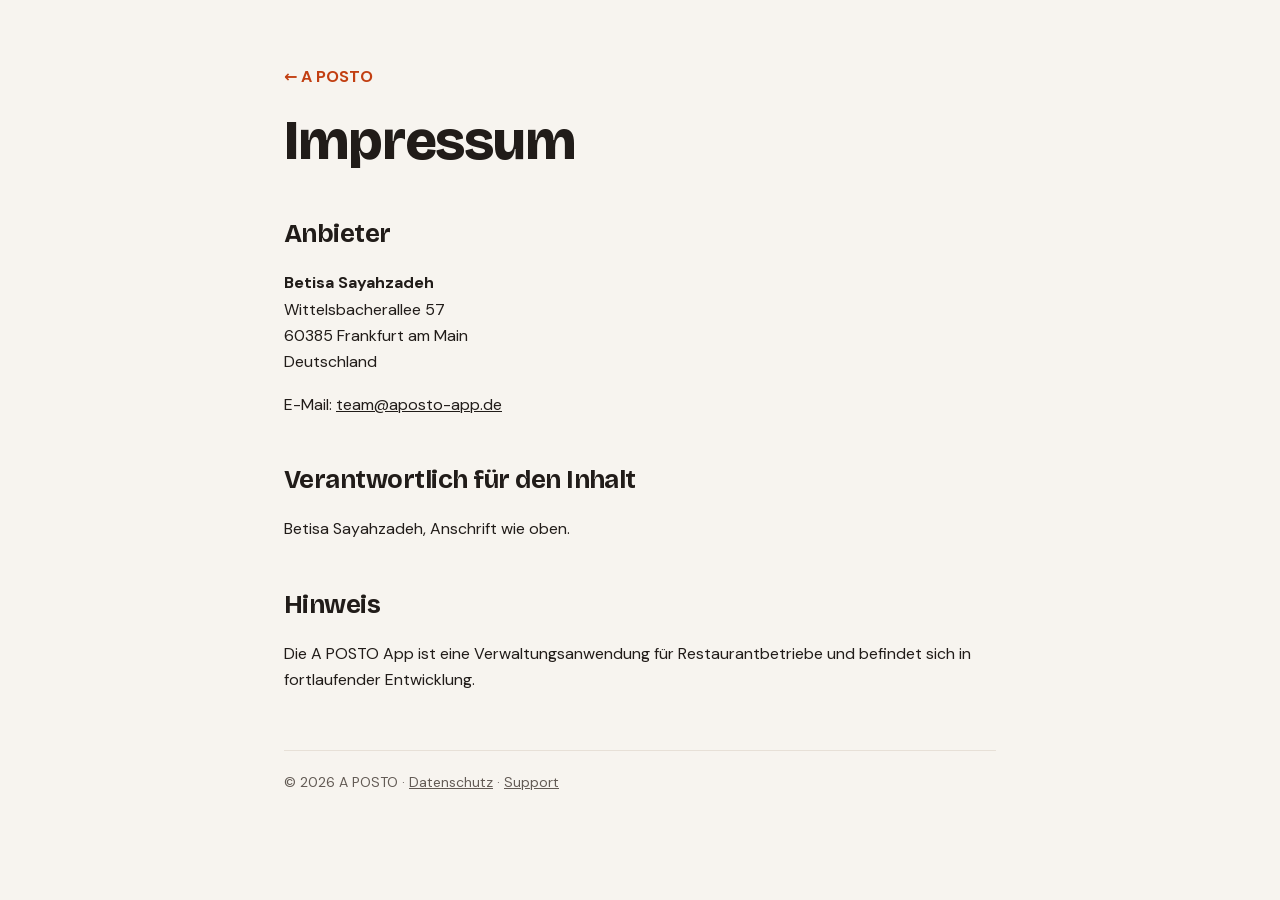
<file: impressum.html>
<!doctype html>
<html lang="de"><head><meta charset="utf-8"><meta name="viewport" content="width=device-width, initial-scale=1"><title>Impressum – A POSTO</title><link rel="stylesheet" href="style.css"></head><body><main>
<p><a href="index.html">← A POSTO</a></p><h1>Impressum</h1>
<h2>Anbieter</h2>
<p><strong>Betisa Sayahzadeh</strong><br>Wittelsbacherallee 57<br>60385 Frankfurt am Main<br>Deutschland</p>
<p>E-Mail: <a href="mailto:team@aposto-app.de">team@aposto-app.de</a></p>
<h2>Verantwortlich für den Inhalt</h2>
<p>Betisa Sayahzadeh, Anschrift wie oben.</p>
<h2>Hinweis</h2>
<p>Die A POSTO App ist eine Verwaltungsanwendung für Restaurantbetriebe und befindet sich in fortlaufender Entwicklung.</p>
<footer>© 2026 A POSTO · <a href="datenschutz.html">Datenschutz</a> · <a href="support.html">Support</a></footer>
</main></body></html>
</file>
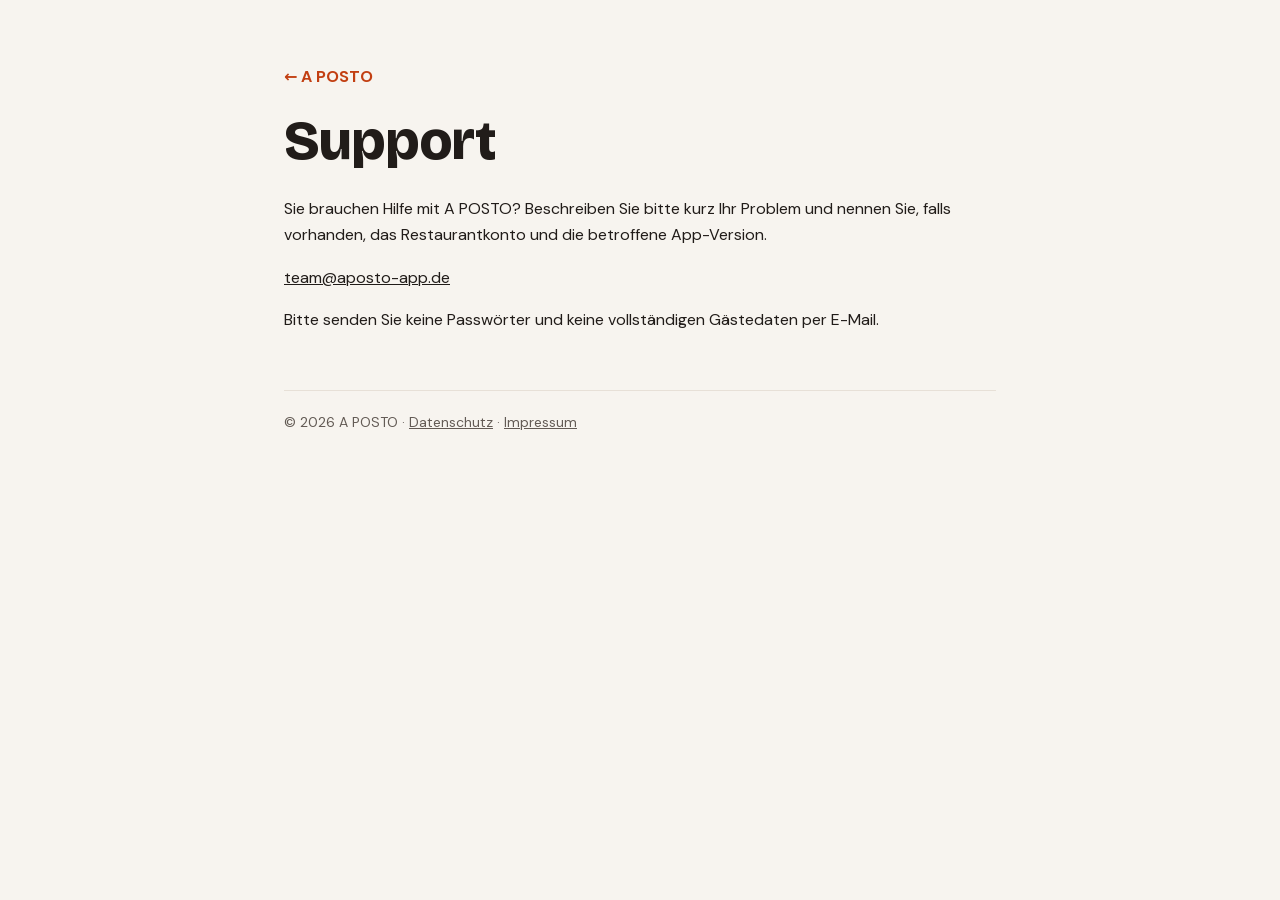
<file: support.html>
<!doctype html>
<html lang="de"><head><meta charset="utf-8"><meta name="viewport" content="width=device-width, initial-scale=1"><title>Support – A POSTO</title><link rel="stylesheet" href="style.css"></head><body><main>
<p><a href="index.html">← A POSTO</a></p><h1>Support</h1>
<p>Sie brauchen Hilfe mit A POSTO? Beschreiben Sie bitte kurz Ihr Problem und nennen Sie, falls vorhanden, das Restaurantkonto und die betroffene App-Version.</p>
<p><a href="mailto:team@aposto-app.de?subject=A%20POSTO%20Support">team@aposto-app.de</a></p>
<p>Bitte senden Sie keine Passwörter und keine vollständigen Gästedaten per E-Mail.</p>
<footer>© 2026 A POSTO · <a href="datenschutz.html">Datenschutz</a> · <a href="impressum.html">Impressum</a></footer>
</main></body></html>
</file>
<file: style.css>
/* Rechtstexte im Erscheinungsbild der Startseite (index.html). Schriften liegen im Repo, damit beim Aufruf keine Daten an Google gehen. */
@font-face { font-family:'DM Sans'; font-style:normal; font-weight:400 700; font-display:swap; src:url(schriften/dm-sans.woff2) format('woff2'); }
@font-face { font-family:'Bricolage Grotesque'; font-style:normal; font-weight:600 800; font-display:swap; src:url(schriften/bricolage-grotesque.woff2) format('woff2'); }
:root { color-scheme:light; --ink:#211c19; --muted:#635b55; --paper:#f7f4ef; --line:#e7e0d7; --accent:#c23f12; --sans:'DM Sans',system-ui,-apple-system,'Segoe UI',sans-serif; --display:'Bricolage Grotesque','DM Sans',system-ui,sans-serif; }
* { box-sizing:border-box; }
body { margin:0; background:var(--paper); color:var(--ink); font:16px/1.65 var(--sans); }
main { max-width:760px; margin:0 auto; padding:48px 24px 80px; }
main > p:first-child a { color:var(--accent); font-weight:700; text-decoration:none; }
h1,h2 { font-family:var(--display); line-height:1.1; letter-spacing:-0.02em; text-wrap:balance; } h1 { font-weight:800; font-size:clamp(36px,6vw,56px); margin:20px 0 24px; } h2 { font-weight:700; font-size:26px; margin-top:48px; }
p { max-width:68ch; } a { color:inherit; } :focus-visible { outline:3px solid var(--ink); outline-offset:3px; border-radius:4px; } footer { border-top:1px solid var(--line); margin-top:56px; padding-top:20px; color:var(--muted); font-size:14px; }
table { width:100%; border-collapse:collapse; font-size:15px; margin:16px 0; } th,td { text-align:left; vertical-align:top; padding:10px 12px 10px 0; border-bottom:1px solid var(--line); } th { font-weight:600; }
@media (max-width:600px) { table, thead, tbody, tr, th, td { display:block; } thead { display:none; } tr { border-bottom:1px solid var(--line); padding:10px 0; } td { border:0; padding:2px 0; } td:first-child { font-weight:600; } }
</file>
